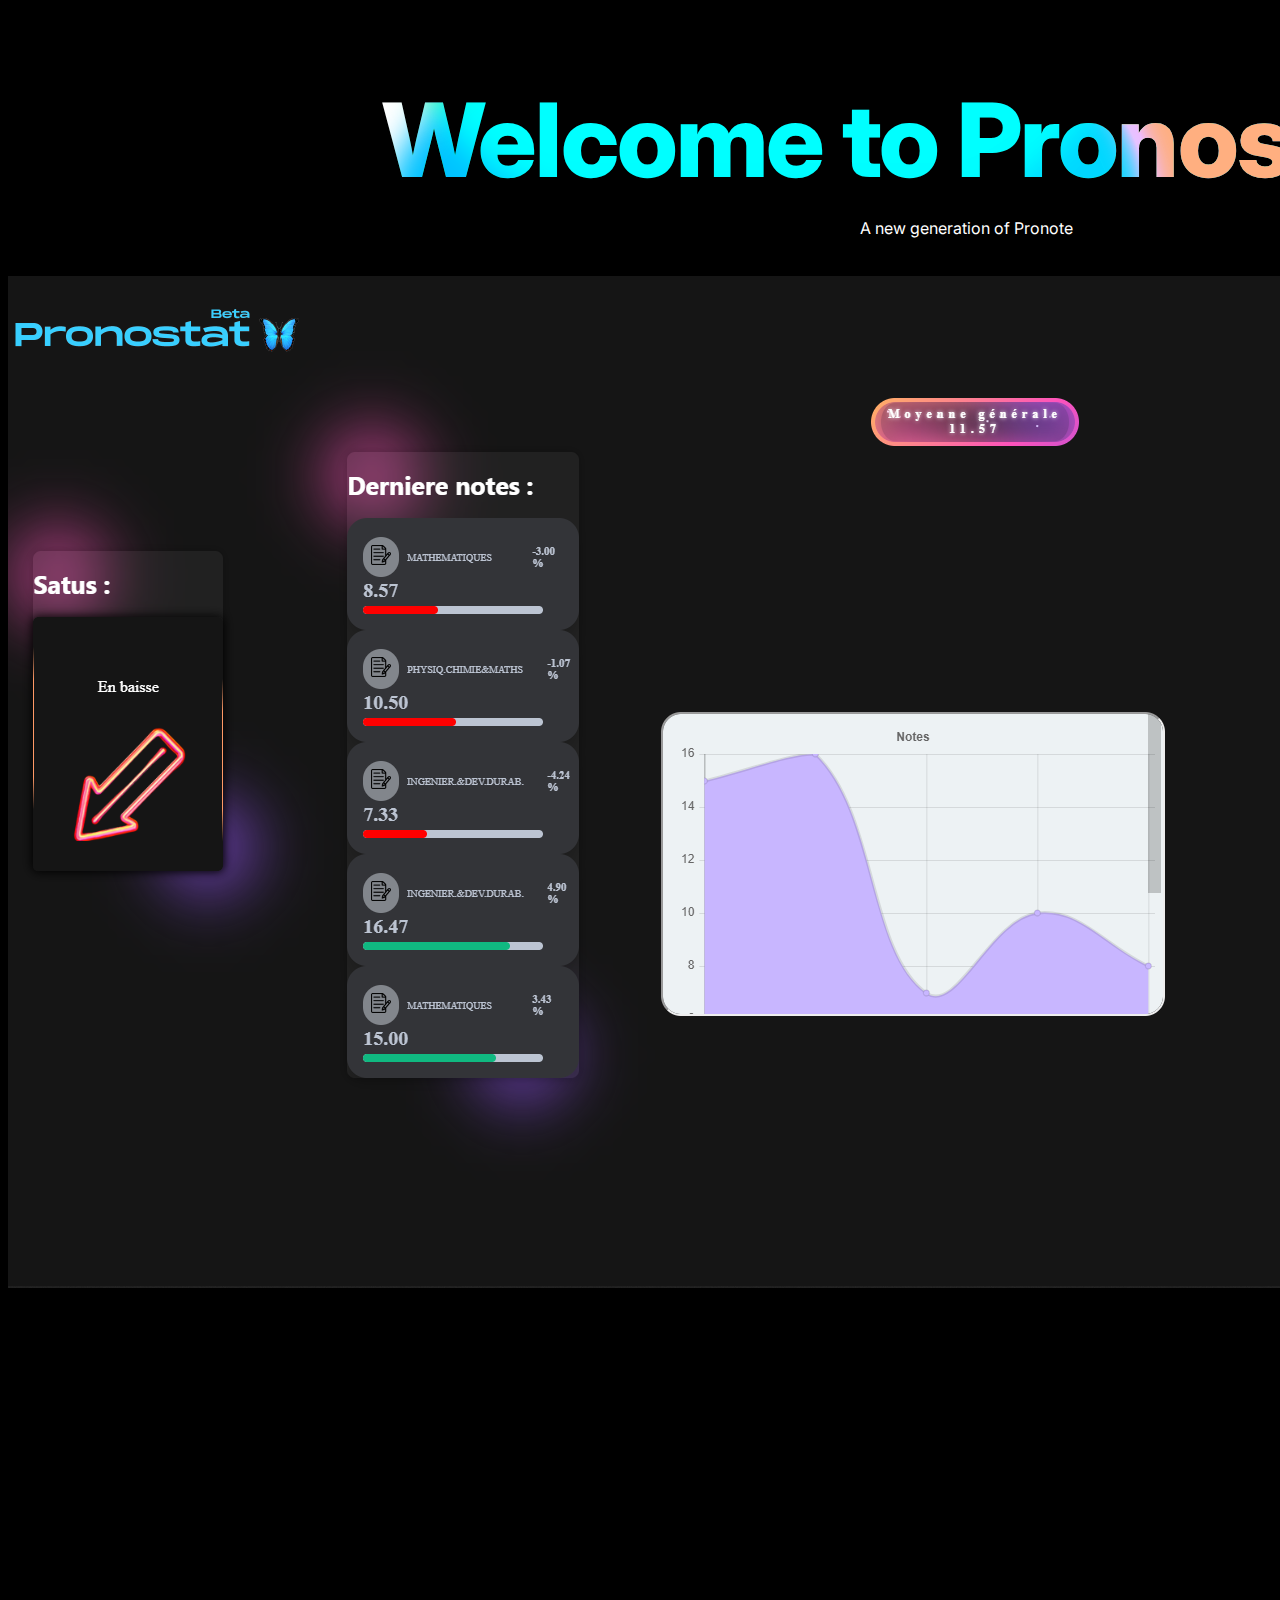
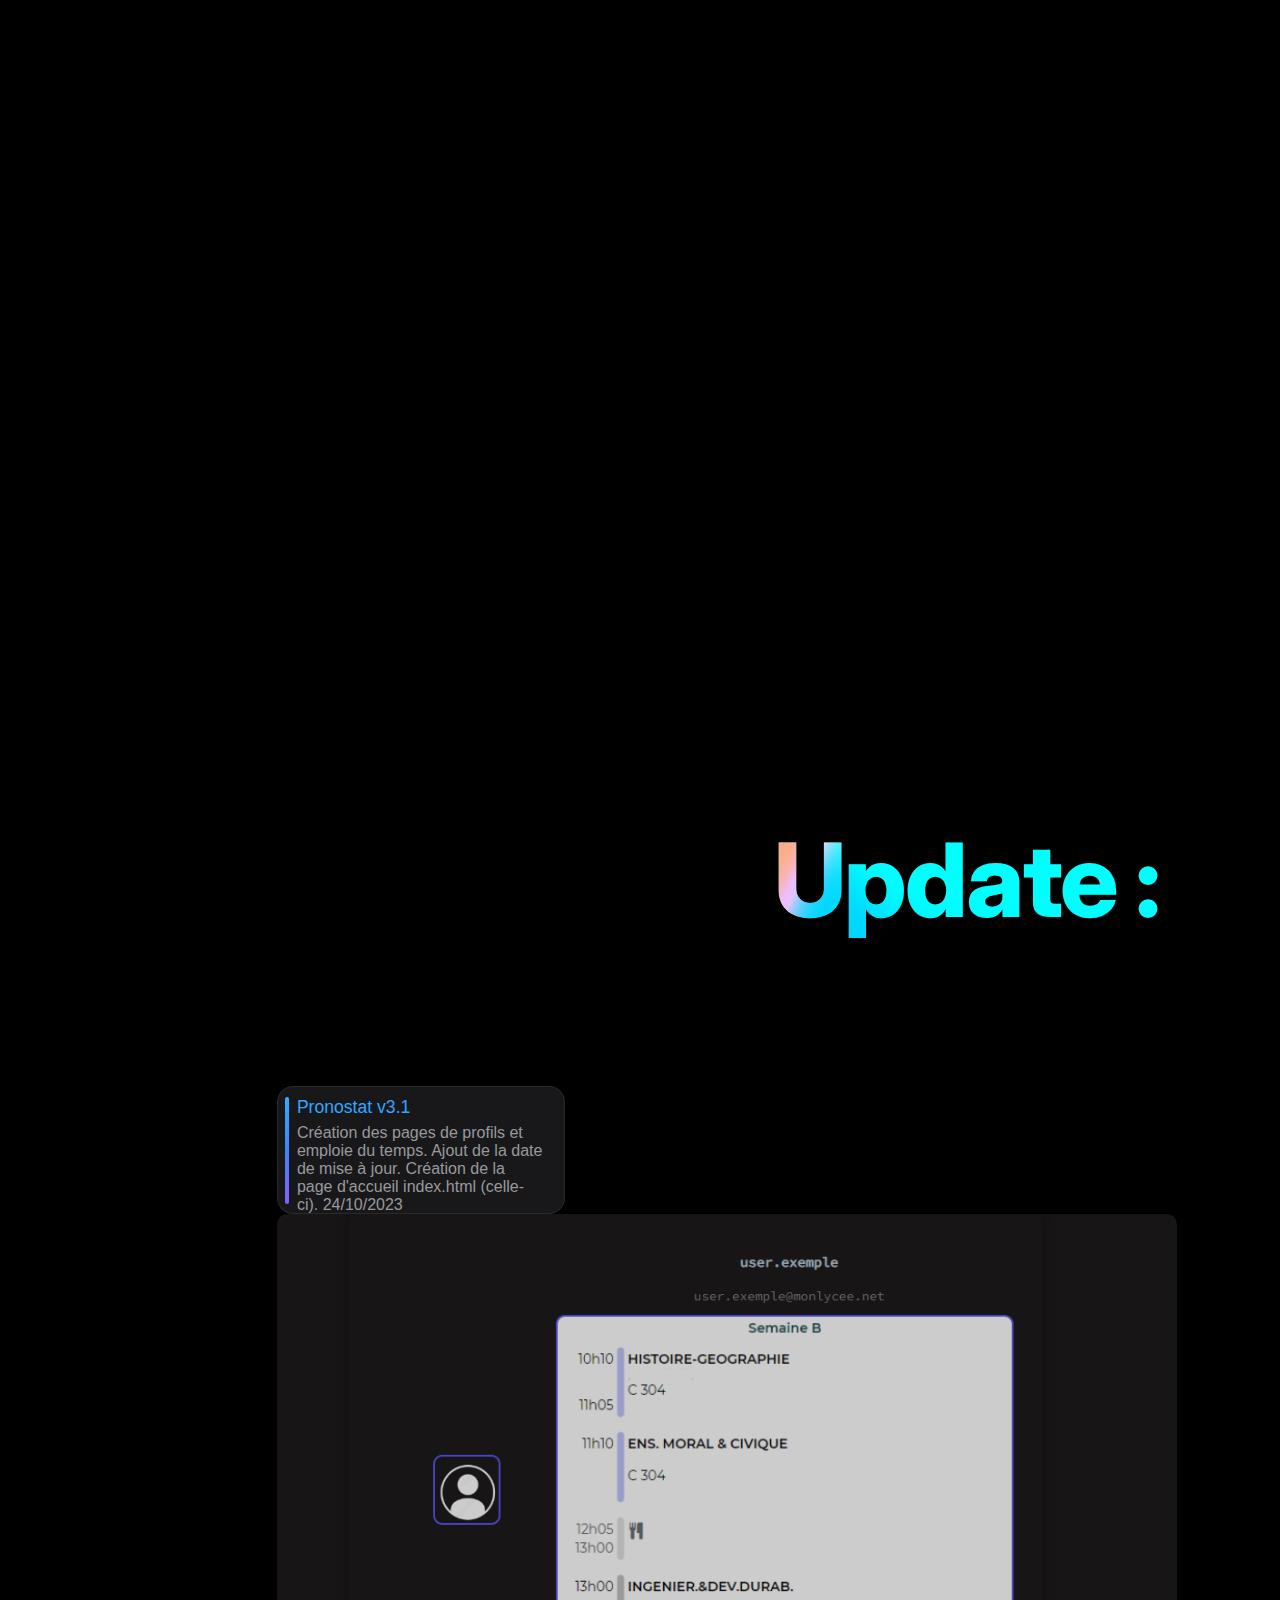
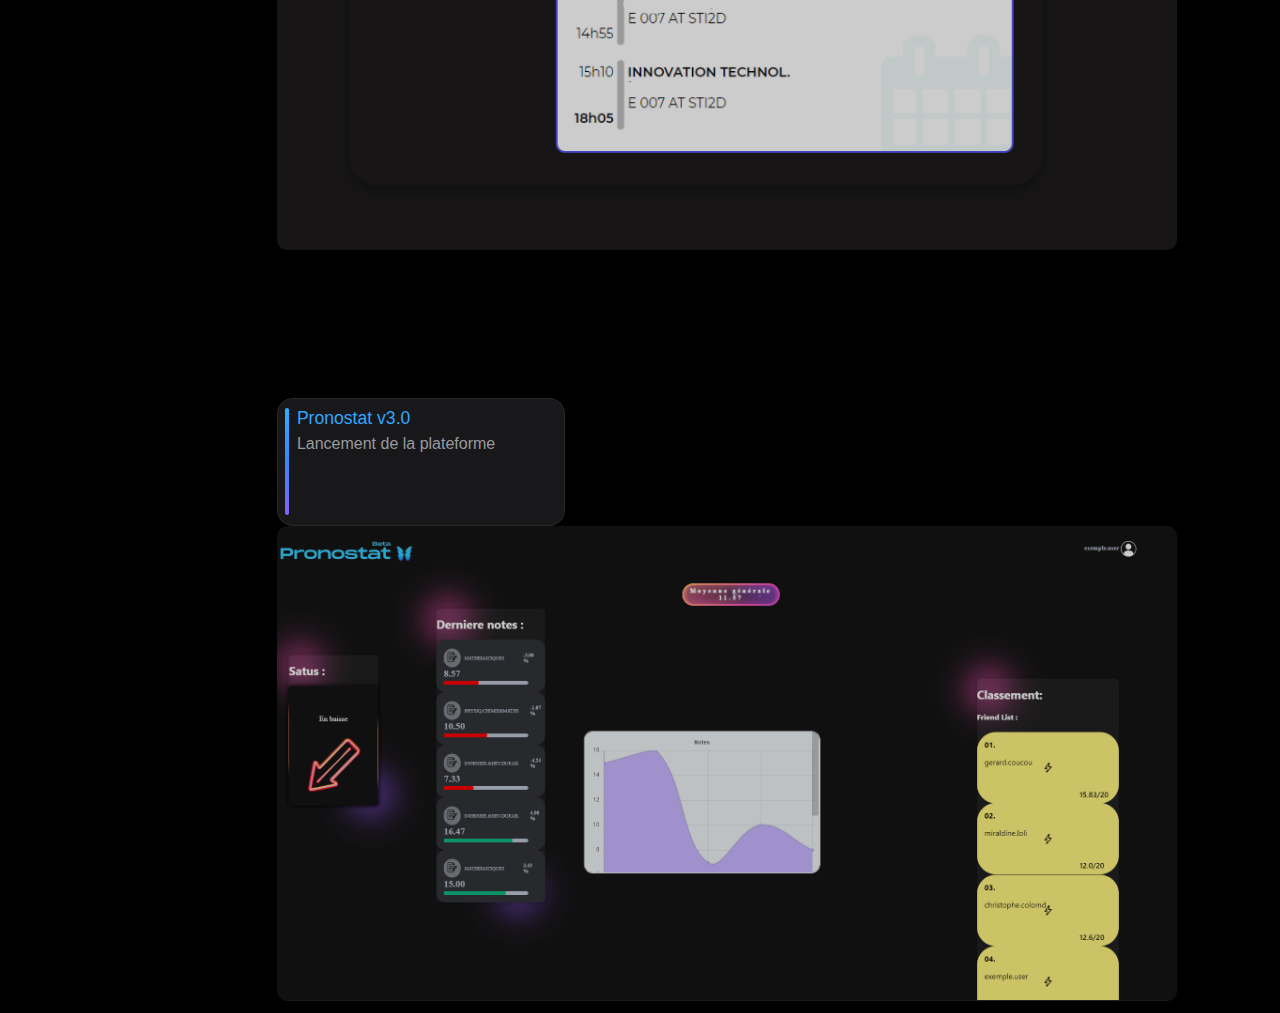
<file: Web/index.html>
<!DOCTYPE html>
<html lang="en">
<head>
    <link rel="stylesheet" href="home-style.css">
    <meta charset="UTF-8">
    <meta name="viewport" content="width=device-width, initial-scale=1.0">
    <title>Pronostat🦋 home</title>
    <link rel="icon" type="image/png" href="https://em-content.zobj.net/source/apple/354/butterfly_1f98b.png">
</head>
<body>

<div class="boutton1">
    <button data-label="Register" class="rainbow-hover">
        <span class="sp"><a href="signup.php" >Sign up </a></span>
      </button>
    </div>
<div class="boutton2">
      <button data-label="Register" class="rainbow-hover">
        <span class="sp"><a href="login.php" >Login </a></span>
      </button>
    </div>
    
    <div class="content">
        <h1 class="title">Welcome to Pronostat🦋
          <div class="aurora">
            <div class="aurora__item"></div>
            <div class="aurora__item"></div>
            <div class="aurora__item"></div>
            <div class="aurora__item"></div>
          </div>
        </h1>
        <p class="subtitle">A new generation of Pronote</p>
      </div>

      <img class="img1" src="img/background.png">
      

      
<iframe src="http://example.com/pronostat/signup.php"
width="1200"
height="700"
frameborder="0"
>
    
</iframe>

      <div class="update">
        <h1 class="title">Update :
            <div class="aurora">
              <div class="aurora__item"></div>
              <div class="aurora__item"></div>
              <div class="aurora__item"></div>
              <div class="aurora__item"></div>
            </div>
          </h1>
      </div>

<div class="v3-0">
      <div class="notification">
        <div class="notiglow"></div>
        <div class="notiborderglow"></div>
        <div class="notititle">Pronostat v3.1</div>
        <div class="notibody">Création des pages de profils et emploie du temps. Ajout de la date de mise à jour. Création de la page d'accueil index.html (celle-ci). 24/10/2023 </div>
      </div>
      <img class="img-update" src="img/update3.1.png">
    </div>






<div class="v3-0">
      <div class="notification">
        <div class="notiglow"></div>
        <div class="notiborderglow"></div>
        <div class="notititle">Pronostat v3.0</div>
        <div class="notibody">Lancement de la plateforme</div>
      </div>
      <img class="img-update" src="img/background.png">
    </div>


</body>
</html>
</file>
<file: Web/home-style.css>
@import url("https://fonts.googleapis.com/css2?family=Inter:wght@400;800&display=swap");

:root {
  --bg: #000000;
  --clr-1: #00c2ff;
  --clr-2: #33ff8c;
  --clr-3: #ffc640;
  --clr-4: #e54cff;

  --blur: 1rem;
  --fs: clamp(3rem, 8vw, 7rem);
  --ls: clamp(-1.75px, -0.25vw, -3.5px);
}

body {
  min-height: 100vh;
  display: grid;
  place-items: center;
  background-color: var(--bg);
  color: #fff;
  font-family: "Inter", "DM Sans", Arial, sans-serif;


  
}

*,
*::before,
*::after {
  font-family: inherit;
  box-sizing: border-box;
}

.content {
  text-align: center;
  margin-top: -48.5%;

}

.title {
  font-size: var(--fs);
  font-weight: 800;
  letter-spacing: var(--ls);
  position: relative;
  overflow: hidden;
  background: var(--bg);
  margin: 0;
}

.subtitle {
}

.aurora {
  position: absolute;
  top: 0;
  left: 0;
  width: 100%;
  height: 100%;
  z-index: 2;
  mix-blend-mode: darken;
  pointer-events: none;
}

.aurora__item {
  overflow: hidden;
  position: absolute;
  width: 60vw;
  height: 60vw;
  background-color: var(--clr-1);
  border-radius: 37% 29% 27% 27% / 28% 25% 41% 37%;
  filter: blur(var(--blur));
  mix-blend-mode: overlay;
}

.aurora__item:nth-of-type(1) {
  top: -50%;
  animation: aurora-border 6s ease-in-out infinite,
    aurora-1 12s ease-in-out infinite alternate;
}

.aurora__item:nth-of-type(2) {
  background-color: var(--clr-3);
  right: 0;
  top: 0;
  animation: aurora-border 6s ease-in-out infinite,
    aurora-2 12s ease-in-out infinite alternate;
}

.aurora__item:nth-of-type(3) {
  background-color: var(--clr-2);
  left: 0;
  bottom: 0;
  animation: aurora-border 6s ease-in-out infinite,
    aurora-3 8s ease-in-out infinite alternate;
}

.aurora__item:nth-of-type(4) {
  background-color: var(--clr-4);
  right: 0;
  bottom: -50%;
  animation: aurora-border 6s ease-in-out infinite,
    aurora-4 24s ease-in-out infinite alternate;
}

@keyframes aurora-1 {
  0% {
    top: 0;
    right: 0;
  }

  50% {
    top: 100%;
    right: 75%;
  }

  75% {
    top: 100%;
    right: 25%;
  }

  100% {
    top: 0;
    right: 0;
  }
}

@keyframes aurora-2 {
  0% {
    top: -50%;
    left: 0%;
  }

  60% {
    top: 100%;
    left: 75%;
  }

  85% {
    top: 100%;
    left: 25%;
  }

  100% {
    top: -50%;
    left: 0%;
  }
}

@keyframes aurora-3 {
  0% {
    bottom: 0;
    left: 0;
  }

  40% {
    bottom: 100%;
    left: 75%;
  }

  65% {
    bottom: 40%;
    left: 50%;
  }

  100% {
    bottom: 0;
    left: 0;
  }
}

@keyframes aurora-4 {
  0% {
    bottom: -50%;
    right: 0;
  }

  50% {
    bottom: 0%;
    right: 40%;
  }

  90% {
    bottom: 50%;
    right: 25%;
  }

  100% {
    bottom: -50%;
    right: 0;
  }
}

@keyframes aurora-border {
  0% {
    border-radius: 37% 29% 27% 27% / 28% 25% 41% 37%;
  }

  25% {
    border-radius: 47% 29% 39% 49% / 61% 19% 66% 26%;
  }

  50% {
    border-radius: 57% 23% 47% 72% / 63% 17% 66% 33%;
  }

  75% {
    border-radius: 28% 49% 29% 100% / 93% 20% 64% 25%;
  }

  100% {
    border-radius: 37% 29% 27% 27% / 28% 25% 41% 37%;
  }
}


.rainbow-hover {
    font-size: 16px;
    font-weight: 700;
    color: #ff7576;
    background-color: #2B3044;
    border: none;
    outline: none;
    cursor: pointer;
    padding: 12px 24px;
    position: relative;
    line-height: 24px;
    border-radius: 9px;
    box-shadow: 0px 1px 2px #2B3044,
      0px 4px 16px #2B3044;
    transform-style: preserve-3d;
    transform: scale(var(--s, 1)) perspective(600px)
      rotateX(var(--rx, 0deg)) rotateY(var(--ry, 0deg));
    perspective: 600px;
    transition: transform 0.1s;
  }
  
  .sp {
    background: linear-gradient(
        90deg,
        #866ee7,
        #ea60da,
        #ed8f57,
        #fbd41d,
        #2cca91
      );
    -webkit-background-clip: text;
    -webkit-text-fill-color: transparent;
    background-clip: text;
    text-fill-color: transparent;
    display: block;
  }
  
  .rainbow-hover:active {
    transition: 0.3s;
    transform: scale(0.93);
  }

  .boutton1 {
    margin-bottom: 30%;
    margin-left: 80%;
  }
  .boutton2 {
    margin-top: -62.4%;
    margin-left: 65%;
  }
.update {
    margin-top: 430px;
    
}

.img1 {
    margin-top: -18.5%;
}


.notification {
    display: flex;
    flex-direction: column;
    isolation: isolate;
    position: relative;
    width: 18rem;
    height: 8rem;
    background: #29292c;
    border-radius: 1rem;
    overflow: hidden;
    font-family: 'Gill Sans', 'Gill Sans MT', Calibri, 'Trebuchet MS', sans-serif;
    font-size: 16px;
    --gradient: linear-gradient(to bottom, #2eadff, #3d83ff, #7e61ff);
    --color: #32a6ff
  }
  
  .notification:before {
    position: absolute;
    content: "";
    inset: 0.0625rem;
    border-radius: 0.9375rem;
    background: #18181b;
    z-index: 2
  }
  
  .notification:after {
    position: absolute;
    content: "";
    width: 0.25rem;
    inset: 0.65rem auto 0.65rem 0.5rem;
    border-radius: 0.125rem;
    background: var(--gradient);
    transition: transform 300ms ease;
    z-index: 4;
  }
  
  .notification:hover:after {
    transform: translateX(0.15rem)
  }
  
  .notititle {
    color: var(--color);
    padding: 0.65rem 0.25rem 0.4rem 1.25rem;
    font-weight: 500;
    font-size: 1.1rem;
    transition: transform 300ms ease;
    z-index: 5;
  }
  
  .notification:hover .notititle {
    transform: translateX(0.15rem)
  }
  
  .notibody {
    color: #99999d;
    padding: 0 1.25rem;
    transition: transform 300ms ease;
    z-index: 5;
  }
  
  .notification:hover .notibody {
    transform: translateX(0.25rem)
  }
  
  .notiglow,
  .notiborderglow {
    position: absolute;
    width: 20rem;
    height: 20rem;
    transform: translate(-50%, -50%);
    background: radial-gradient(circle closest-side at center, white, transparent);
    opacity: 0;
    transition: opacity 300ms ease;
  }
  
  .notiglow {
    z-index: 3;
  }
  
  .notiborderglow {
    z-index: 1;
  }
  
  .notification:hover .notiglow {
    opacity: 0.1
  }
  
  .notification:hover .notiborderglow {
    opacity: 0.1
  }
  
  .note {
    color: var(--color);
    position: fixed;
    top: 80%;
    left: 50%;
    transform: translateX(-50%);
    text-align: center;
    font-size: 0.9rem;
    width: 75%;
  }

  .v3-0 {
    margin-top: 7.5%;
    margin-left: -25%;
  }
  .img-update {
    opacity: 0.8;
    width: 900px;
    height: auto;
    right: 500px;
    border-radius: 10px;
  }
</file>
